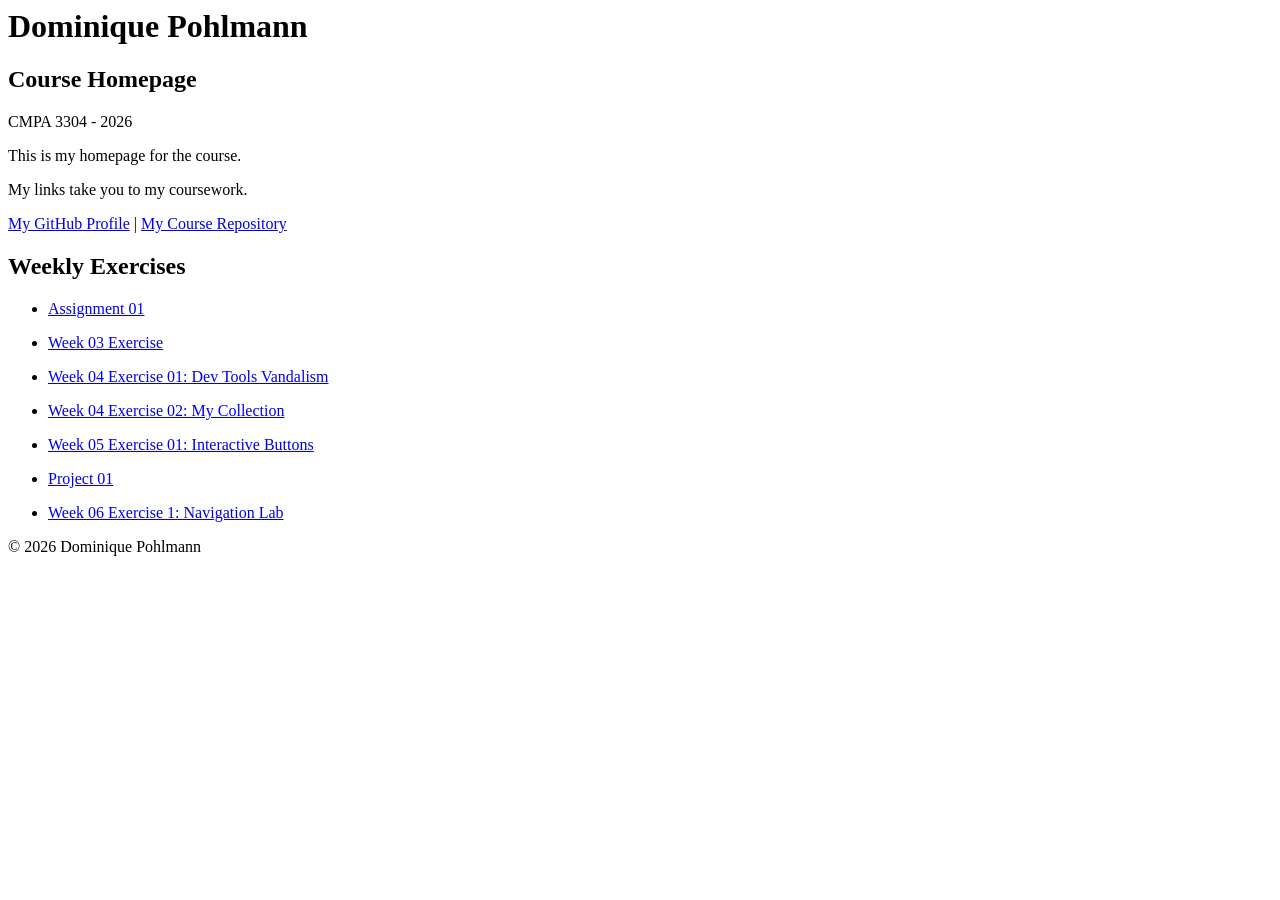
<file: index.html>
<html lang="en">
    <head>
        <meta charset="UTF-8" />
        <meta name="viewport" content="width=device-width, initial-scale=1.0" />
        <title>Dominique Pohlmann - Course Homepage</title>
    </head>

    <body>
        <header>
            <h1>Dominique Pohlmann</h1>
            <h2>Course Homepage</h2>
            <p>CMPA 3304 - 2026</p>
            <p>This is my homepage for the course.</p>
            <p>My links take you to my coursework.</p>
            <nav>
                <a href="https://github.com/dompohlmannc">My GitHub Profile</a>
                |
                <a href="https://github.com/dompohlmannc/Course-Portfolio.git">
                    My Course Repository
                </a>
            </nav>
        </header>

        <main>
            <section>
                <h2>Weekly Exercises</h2>
                <ul>
                    <li>
                        <a href="week-02-exercise/">Assignment 01</a>
                    </li>
                   
                </ul>
         

                <ul>
                    <li>
                        <a href="week-03-exercise-01/">
                            Week 03 Exercise
                        </a>
                  
                </ul>
        
                <ul>
                    <li>
                        <a href="week-04-exercise-01/">Week 04 Exercise 01: Dev Tools Vandalism</a>
                    </li>
                    
                </ul>
                <ul>
                    <li>
                        <a href="week-04-exercise-02/">Week 04 Exercise 02: My Collection</a>
                    </li>
                </ul>
                <ul>
                    <li>
                         <a href="week-05-exercise-01/">Week 05 Exercise 01: Interactive Buttons</a> 
                    </li>
                </ul>
                 <ul>
                    <li>
                        <a href="project-01/">Project 01</a>
                    </li>
                 </ul>
                 <ul>
                    <li>
                       <a href="./week-06-exercise-01/"> Week 06 Exercise 1: Navigation Lab</a>
                    </li>
                 </ul>
        <footer>
            <p>&copy; 2026 Dominique Pohlmann</p>
        </footer>
    </body>
</file>
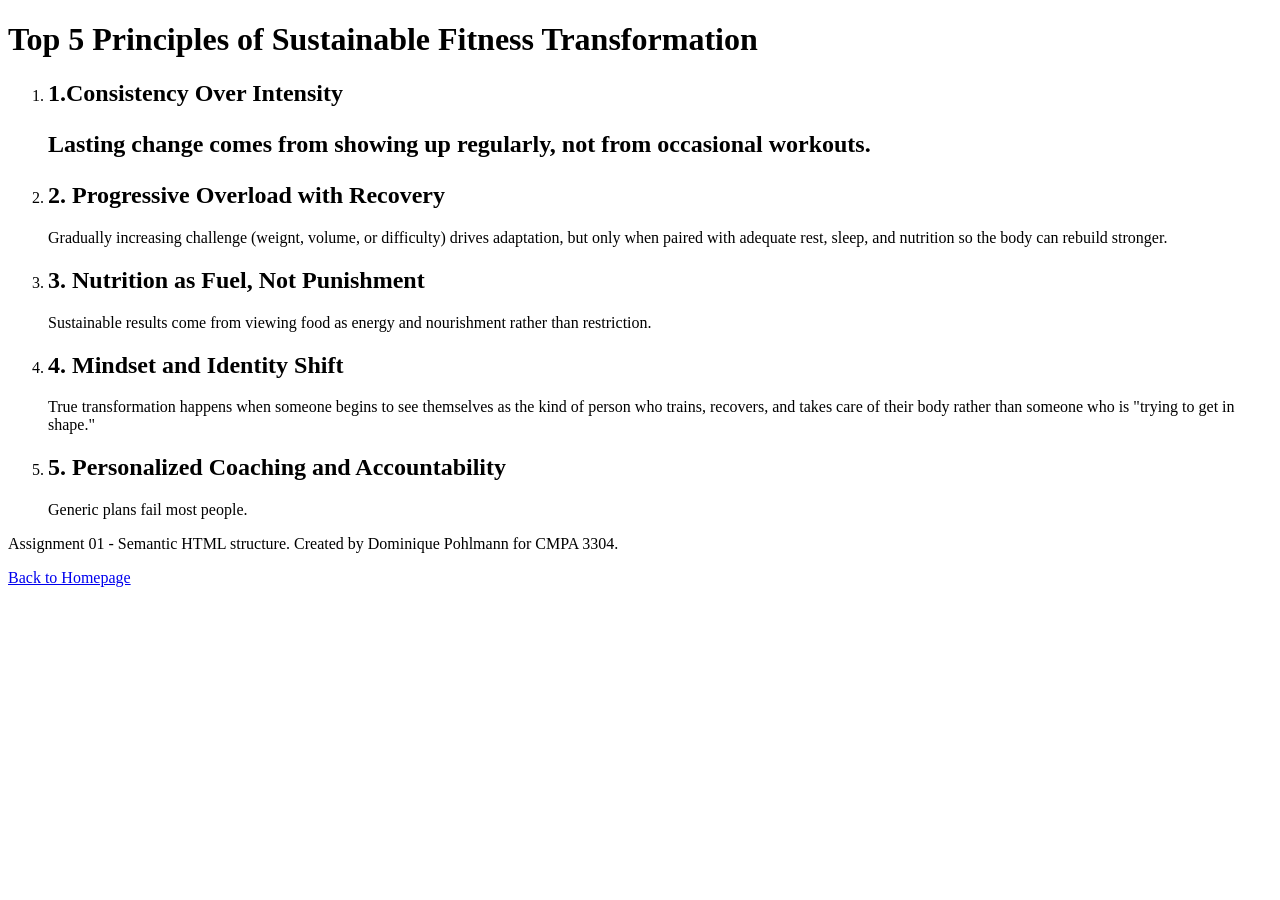
<file: assignment-01/index.html>
<!DOCTYPE html>
<html lang="en">
    <head>
        <meta charset="UTF-8" />
        <meta name="viewport" content="width=device-width, initial-scale=1.0" />
        <title>Assignment 01: Semantic HTML - Top 5 Fitness Transformation Principles</title>
    </head>
    <body>
        <header>
        <h1>Top 5 Principles of Sustainable Fitness Transformation</h1>
    </header>

    <main>
        <ol>
            <li>
                <h2>1.Consistency Over Intensity
                    <p> Lasting change comes from showing up regularly, not from occasional workouts.</p>
                </h2>
            </li>
            <li>
                <h2>2. Progressive Overload with Recovery</h2>
                <p> Gradually increasing challenge (weignt, volume, or difficulty) drives adaptation, but only when paired with adequate rest, sleep, and nutrition so the body can rebuild stronger.</p>
            </li>
            <li>
                <h2>3. Nutrition as Fuel, Not Punishment</h2>
                <p>Sustainable results come from viewing food as energy and nourishment rather than restriction.</p>
            </li>
            <li>
                <h2>4. Mindset and Identity Shift</h2>
                <p>True transformation happens when someone begins to see themselves as the kind of person who trains, recovers, and takes care of their body rather than someone who is "trying to get in shape."</p>
            </li>
            <li>
                <h2>5. Personalized Coaching and Accountability </h2>
                <p> Generic plans fail most people.</p>
            </li>
        </ol>
    </main>

    <footer>
        <p> Assignment 01 - Semantic HTML structure. Created by Dominique Pohlmann for CMPA 3304.</p>
    </footer>

        <a href="../index.html">Back to Homepage</a>

    </body>
</html>
</file>
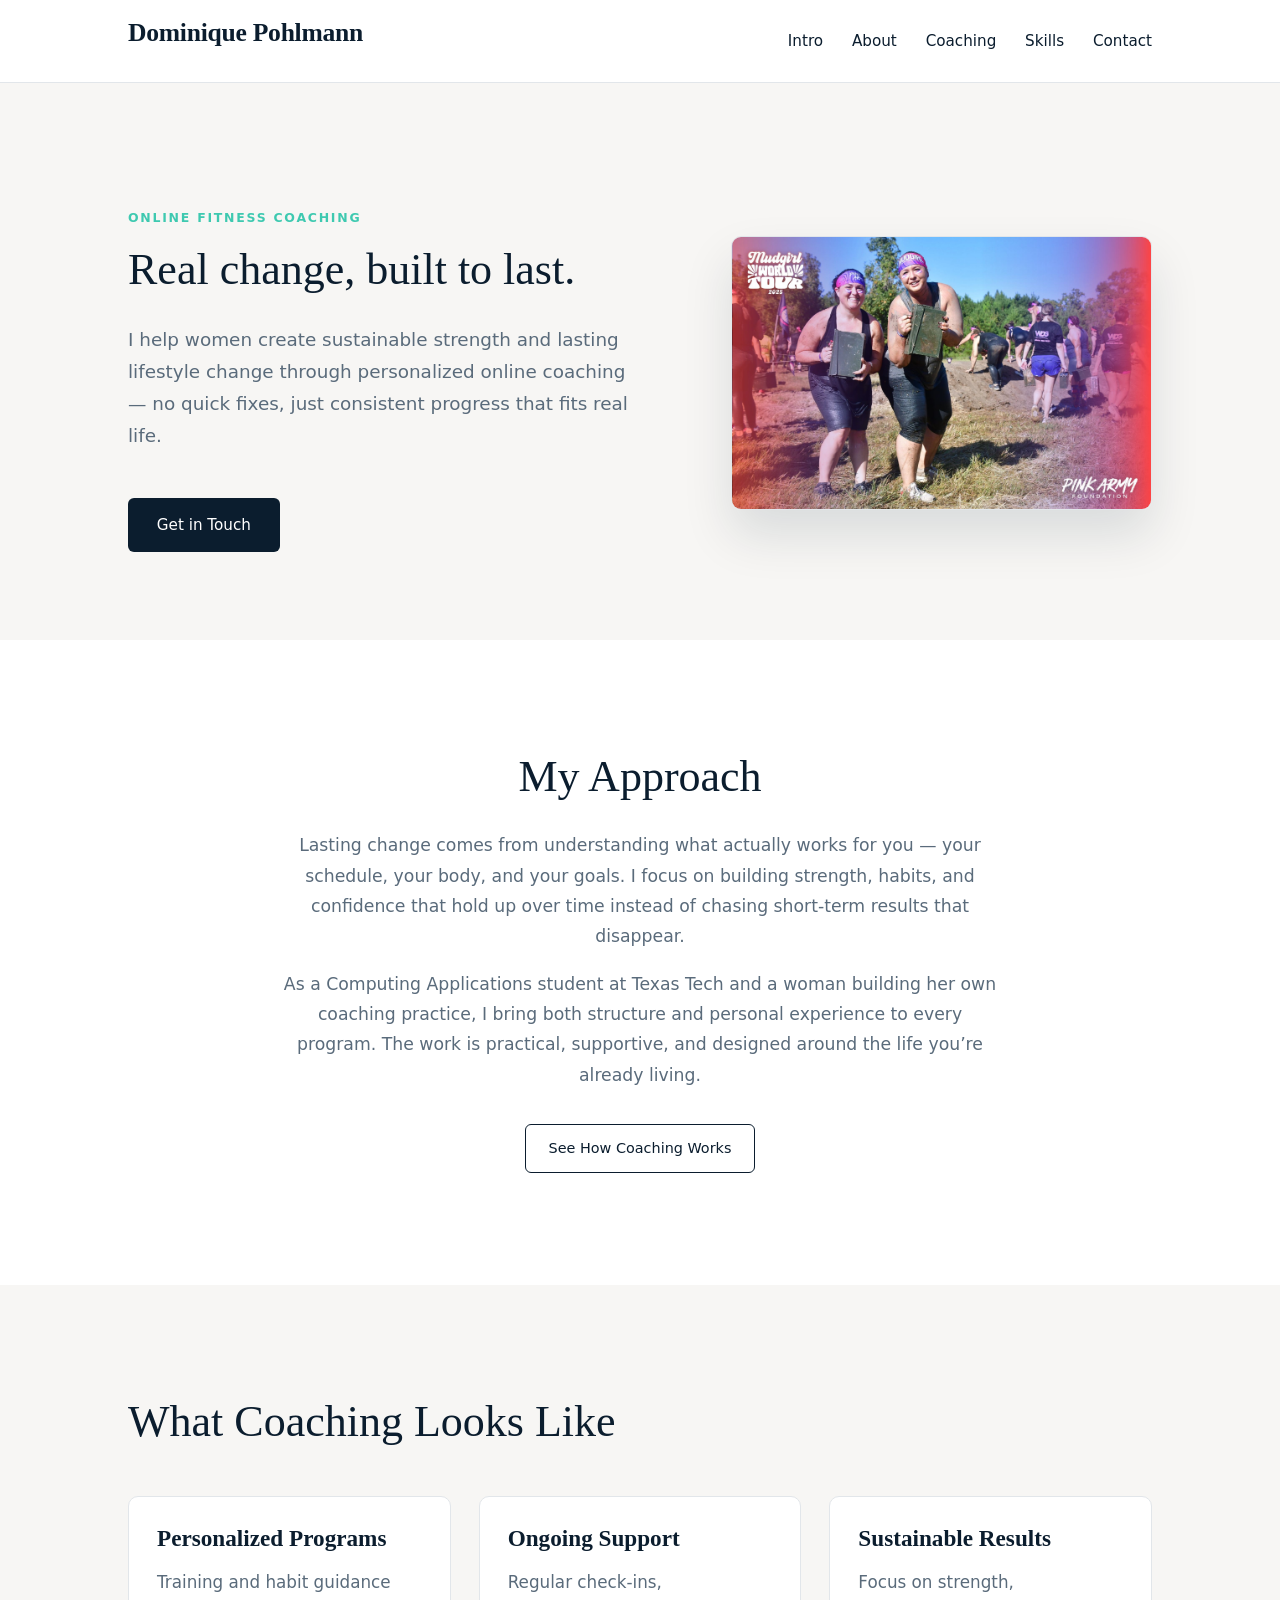
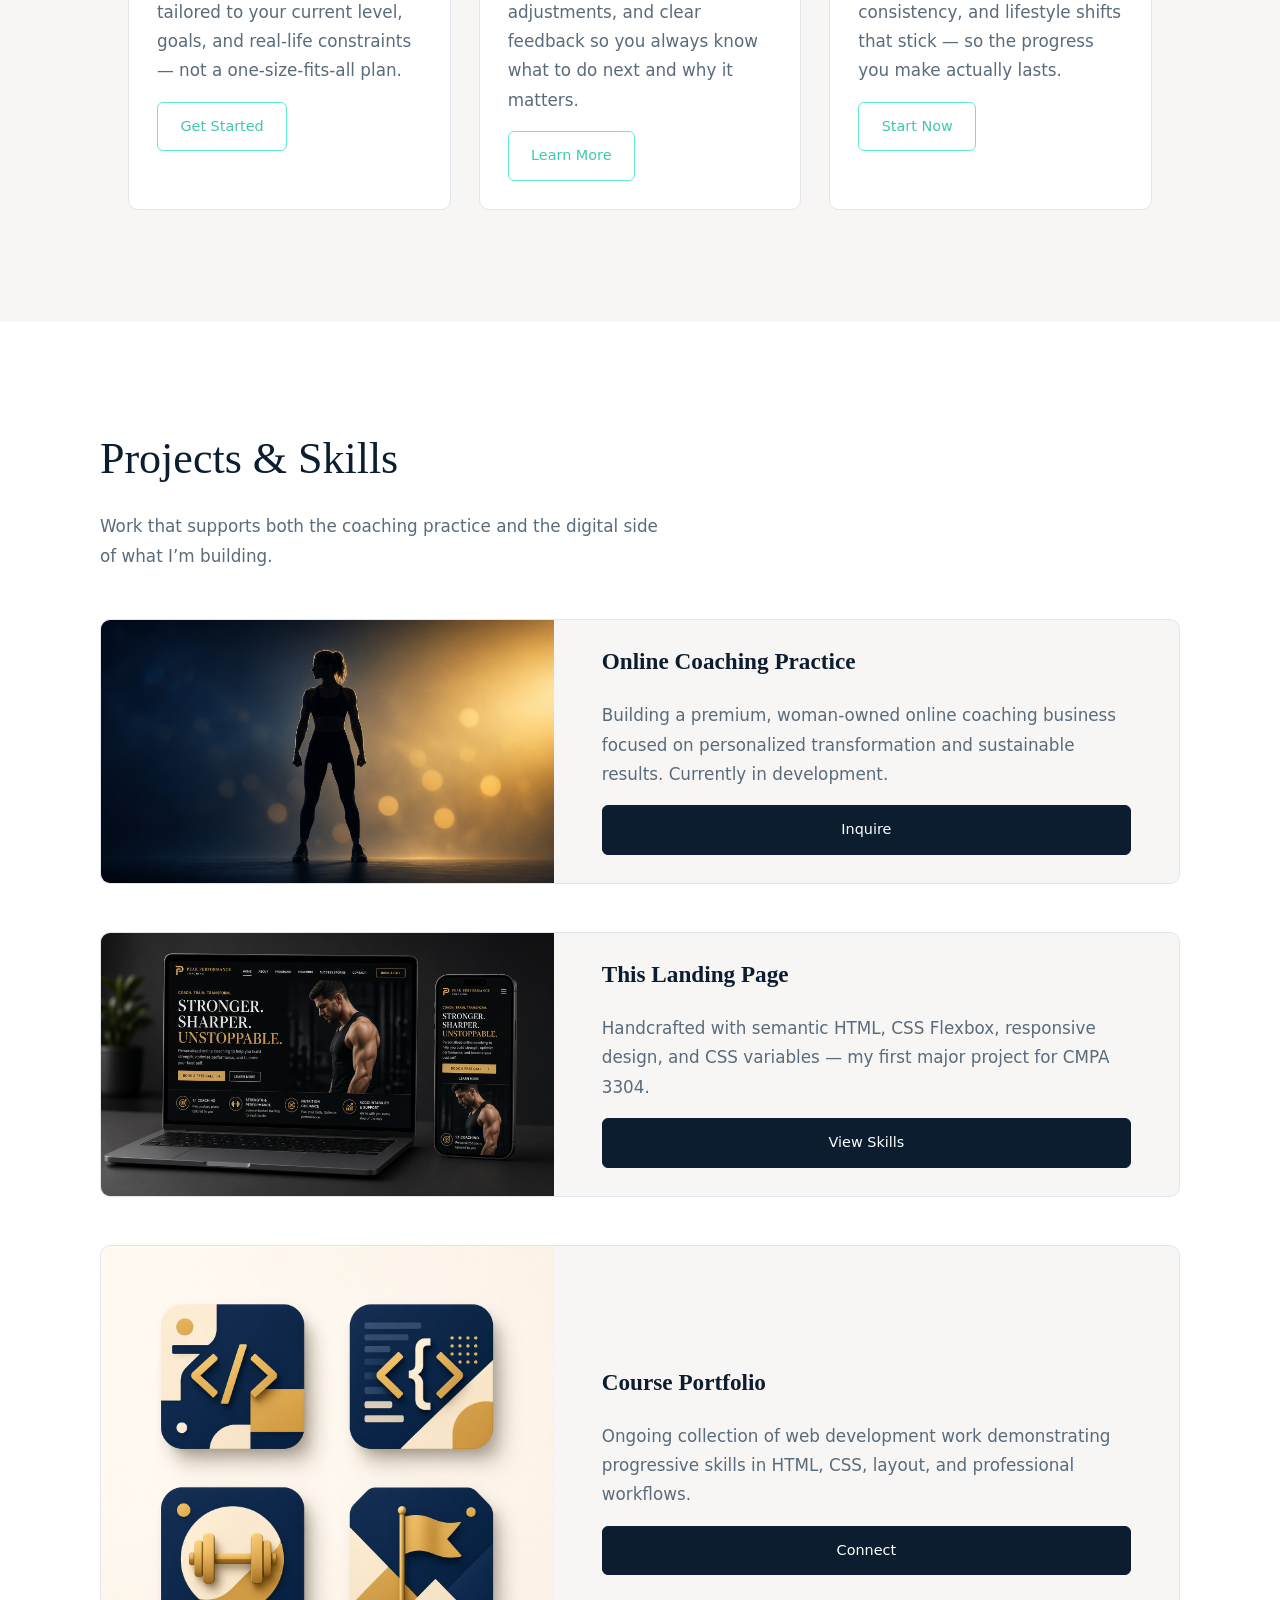
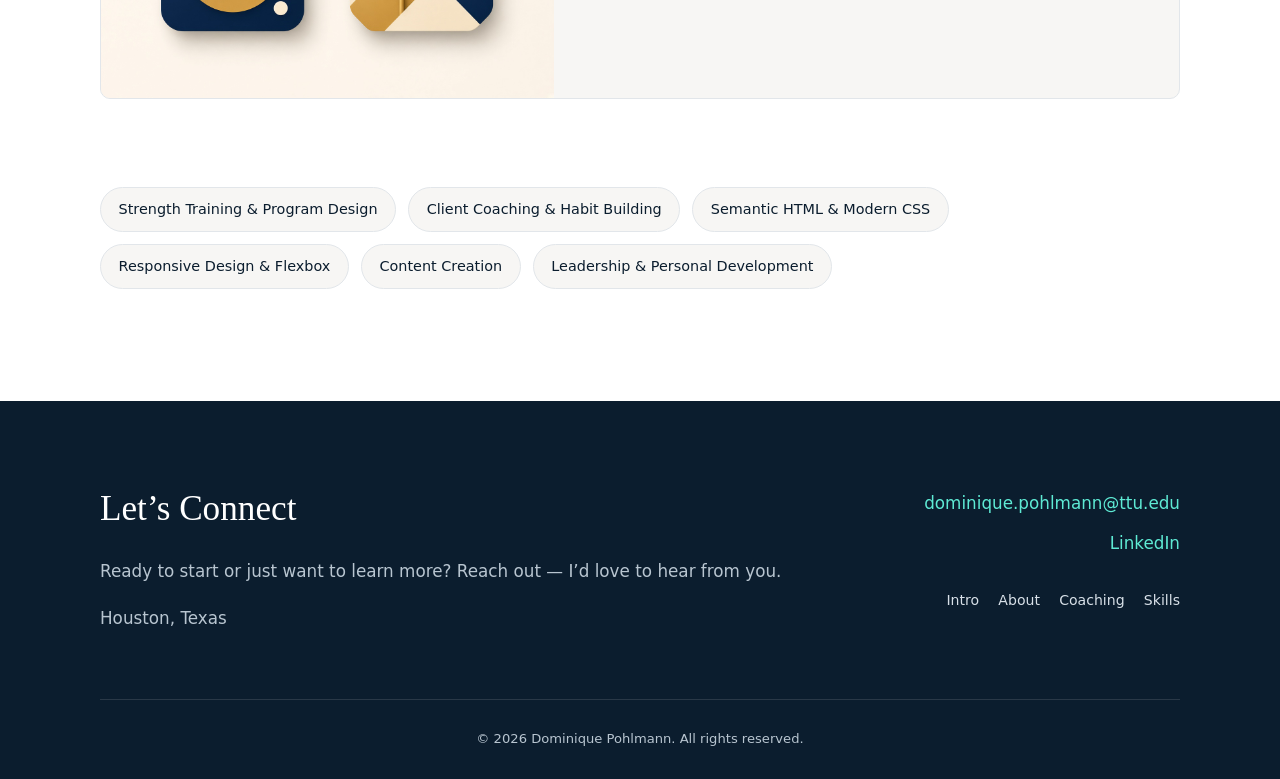
<file: project-01/index.html>
<!DOCTYPE html>
<html lang="en">
<head>
    <meta charset="UTF-8">
    <meta name="viewport" 
    content="width=device-width, initial-scale=1.0">
    <title> Dominique Pohlmann | Online Fitness Coach</title>
    <link rel="stylesheet" href="style.css">
</head>
<body>
    <header class="site-header">
     <div class="header-inner">
        <h1>Dominique Pohlmann</h1>
         <nav aria-label="Main navigation">
            <ul>
          <li><a href="#intro">Intro</a></li>
          <li><a href="#about">About</a></li>
          <li><a href="#coaching">Coaching</a></li>
          <li><a href="#skills">Skills</a></li>
          <li><a href="#contact">Contact</a></li>      
            </ul>
         </nav>
     </div>
    </header>
     <main>
    <section id="intro" class="intro-section">
      <div class="intro-text">
        <p class="eyebrow">Online Fitness Coaching</p>
        <h2>Real change, built to last.</h2>
        <p class="lead">
          I help women create sustainable strength and lasting lifestyle change through personalized online coaching — no quick fixes, just consistent progress that fits real life.
        </p>
        <a href="#contact" class="cta-button">Get in Touch</a>
      </div>
      <div class="intro-image">
        <img src="portrait.jpg" alt="Dominique Pohlmann" width="560" height="700">
      </div>
    </section>
     <section id="about" class="about-section">
      <div class="section-inner">
        <h2>My Approach</h2>
        <p>
          Lasting change comes from understanding what actually works for you — your schedule, your body, and your goals. I focus on building strength, habits, and confidence that hold up over time instead of chasing short-term results that disappear.
        </p>
        <p>
          As a Computing Applications student at Texas Tech and a woman building her own coaching practice, I bring both structure and personal experience to every program. The work is practical, supportive, and designed around the life you’re already living.
        </p>
        <a href="#coaching" class="btn btn-secondary">See How Coaching Works</a>
      </div>
    </section>

<section id="coaching" class="coaching-section">
      <div class="section-inner">
        <h2>What Coaching Looks Like</h2>
        <div class="coaching-grid">
          <article class="coaching-card">
            <h3>Personalized Programs</h3>
            <p>Training and habit guidance tailored to your current level, goals, and real-life constraints — not a one-size-fits-all plan.</p>
            <a href="#contact" class="btn btn-outline">Get Started</a>
          </article>
          <article class="coaching-card">
            <h3>Ongoing Support</h3>
            <p>Regular check-ins, adjustments, and clear feedback so you always know what to do next and why it matters.</p>
            <a href="#contact" class="btn btn-outline">Learn More</a>
          </article>
          <article class="coaching-card">
            <h3>Sustainable Results</h3>
            <p>Focus on strength, consistency, and lifestyle shifts that stick — so the progress you make actually lasts.</p>
            <a href="#contact" class="btn btn-outline">Start Now</a>
          </article>
        </div>
      </div>
    </section>

     <section id="skills" class="skills-projects">
      <div class="section-inner">
        <h2>Projects & Skills</h2>
        <p class="section-intro">Work that supports both the coaching practice and the digital side of what I’m building.</p>

        <div class="projects-grid">
          <article class="project-card">
            <img src="fitness-project.jpg" alt="Fitness transformation coaching" width="600" height="380">
            <div class="project-content">
              <h3>Online Coaching Practice</h3>
              <p>Building a premium, woman-owned online coaching business focused on personalized transformation and sustainable results. Currently in development.</p>
              <a href="#contact" class="btn btn-primary">Inquire</a>
            </div>
          </article>
          <article class="project-card">
            <img src="website-project.jpg" alt="Personal website" width="600" height="380">
            <div class="project-content">
              <h3>This Landing Page</h3>
              <p>Handcrafted with semantic HTML, CSS Flexbox, responsive design, and CSS variables — my first major project for CMPA 3304.</p>
              <a href="#skills" class="btn btn-primary">View Skills</a>
            </div>
          </article>
          <article class="project-card">
            <img src="skills-visual.jpg" alt="Skills and development work" width="600" height="380">
            <div class="project-content">
              <h3>Course Portfolio</h3>
              <p>Ongoing collection of web development work demonstrating progressive skills in HTML, CSS, layout, and professional workflows.</p>
              <a href="#contact" class="btn btn-primary">Connect</a>
            </div>
          </article>
        </div>

        <div class="skills-list">
          <div class="skill-item">Strength Training & Program Design</div>
          <div class="skill-item">Client Coaching & Habit Building</div>
          <div class="skill-item">Semantic HTML & Modern CSS</div>
          <div class="skill-item">Responsive Design & Flexbox</div>
          <div class="skill-item">Content Creation</div>
          <div class="skill-item">Leadership & Personal Development</div>
        </div>
      </div>
    </section>
    </main>

     <footer id="contact" class="site-footer">
    <div class="footer-inner">
      <div class="footer-text">
        <h2>Let’s Connect</h2>
        <p>Ready to start or just want to learn more? Reach out — I’d love to hear from you.</p>
        <p class="location">Houston, Texas</p>
      </div>
      <div class="footer-links">
        <a href="mailto:dominique.pohlmann@ttu.edu" class="contact-link">dominique.pohlmann@ttu.edu</a>
        <a href="https://www.linkedin.com/in/dominique-pohlmann" class="contact-link" target="_blank" rel="noopener">LinkedIn</a>
        <nav aria-label="Footer navigation">
          <ul>
            <li><a href="#intro">Intro</a></li>
            <li><a href="#about">About</a></li>
            <li><a href="#coaching">Coaching</a></li>
            <li><a href="#skills">Skills</a></li>
          </ul>
        </nav>
      </div>
    </div>
    <p class="copyright">© 2026 Dominique Pohlmann. All rights reserved.</p>
  </footer>
</body>    
</html>
</file>
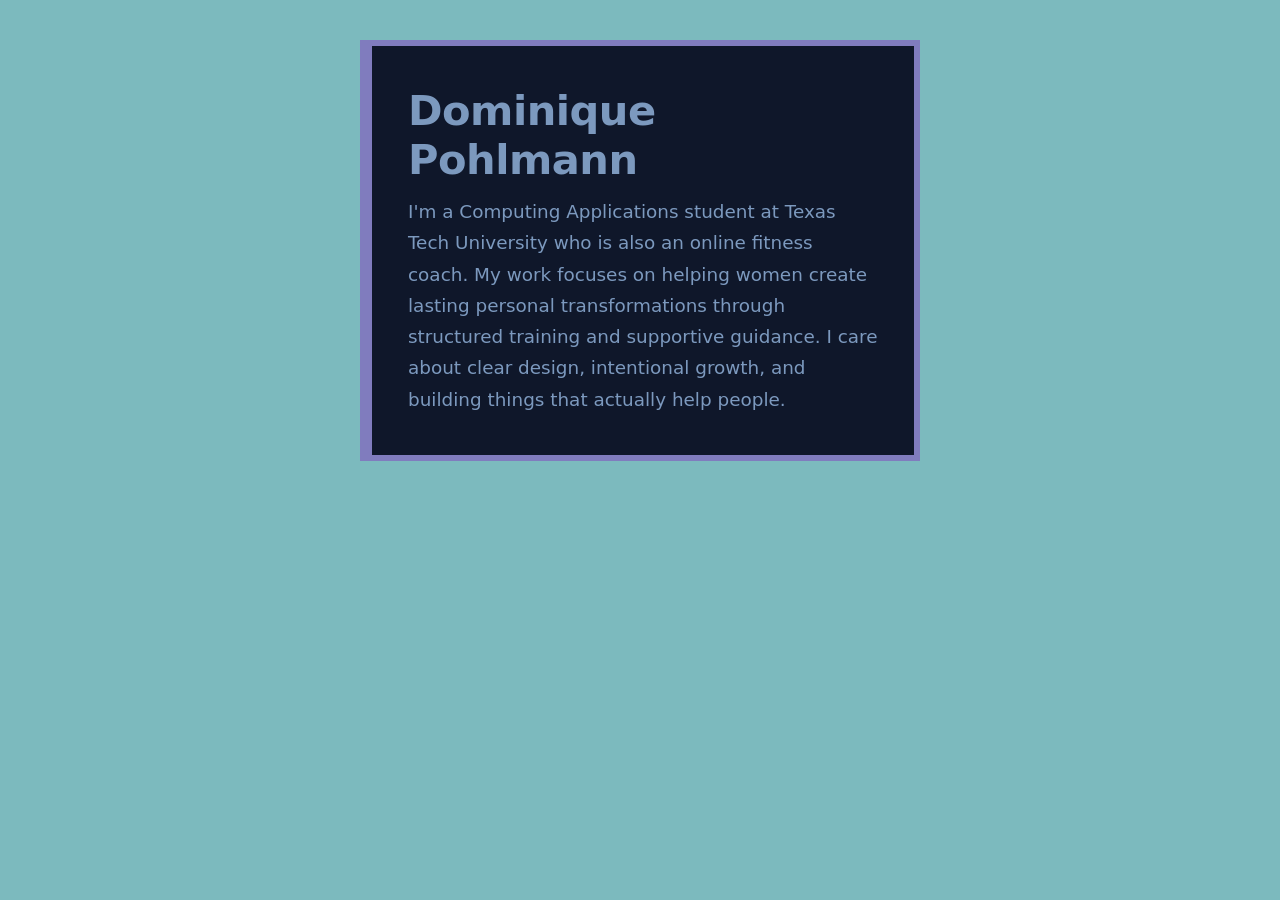
<file: week-03-exercise-01/index.html>
<!DOCTYPE html>
<html lang="en">
<head>
    <meta charset="UTF-8">
    <meta name="viewport" content="width=device-width, initial-scale=1.0">
    <title>Dominique Pohlmann</title>
    <link rel="stylesheet" href="stylev2.css">
</head>
<body>
    <div class="card">
        <h1>Dominique Pohlmann</h1>
        <p>I'm a Computing Applications student at Texas Tech University who is also an online fitness coach. My work focuses on helping women create lasting personal transformations through structured training and supportive guidance. I care about clear design, intentional growth, and building things that actually help people.</p>
    </div>
</body>
</html>
</file>
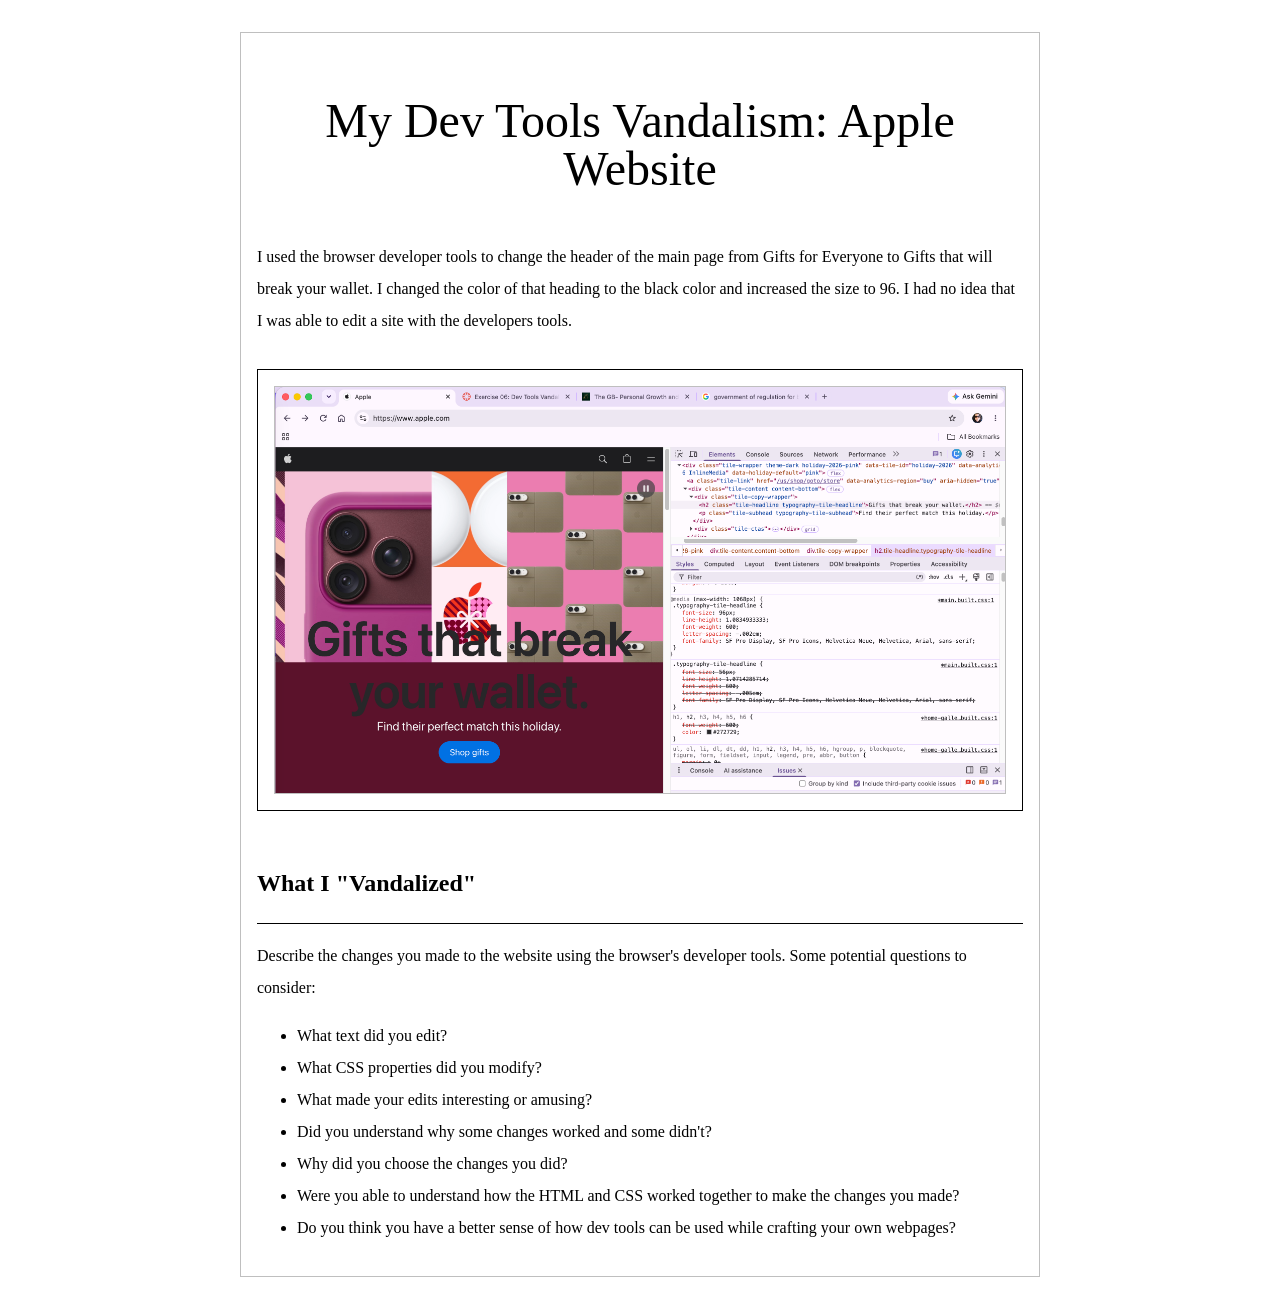
<file: week-04-exercise-01/index.html>
<!DOCTYPE html>
<html lang="en">

<head>
    <meta charset="UTF-8" />
    <meta name="viewport" content="width=device-width, initial-scale=1.0" />
    <title>Week 04 Exercise 01 - My Dev Tools Vandalism</title>
    <link rel="stylesheet" href="./style.css" />
</head>

<body>
    <main>
        <h1>My Dev Tools Vandalism: Apple Website</h1>
        <p>
            I used the browser developer tools to change the header of the main page from Gifts for Everyone to Gifts that will break your wallet. I changed the color of that heading to the black color and increased the size to 96. I had no idea that I was able to edit a site with the developers tools. 
        </p>
        <div class="screenshot-container">
            <!-- 
                IMPORTANT: Update the src attribute below to match your screenshot filename.
                Example: If your screenshot is named "apple-dot-com-but-with-papyrus-font.png", change the line to:
                src="./apple-dot-com-but-with-papyrus-font.png"
            -->
            <img src="devtools-vandalism-screenshot.png" alt="Screenshot of the webpage I vandalized" />
        </div>
        <h2>What I "Vandalized"</h2>
        <p>
            Describe the changes you made to the website using the browser's developer tools. Some potential questions
            to consider:
        <ul>
            <li>What text did you edit?</li>
            <li>What CSS properties did you modify?</li>
            <li>What made your edits interesting or amusing?</li>
            <li>Did you understand why some changes worked and some didn't?</li>
            <li>Why did you choose the changes you did?</li>
            <li>Were you able to understand how the HTML and CSS worked together to make the changes you made?</li>
            <li>Do you think you have a better sense of how dev tools can be used while crafting your own webpages?</li>
        </ul>
        </p>
    </main>
</body>

</html>
</file>
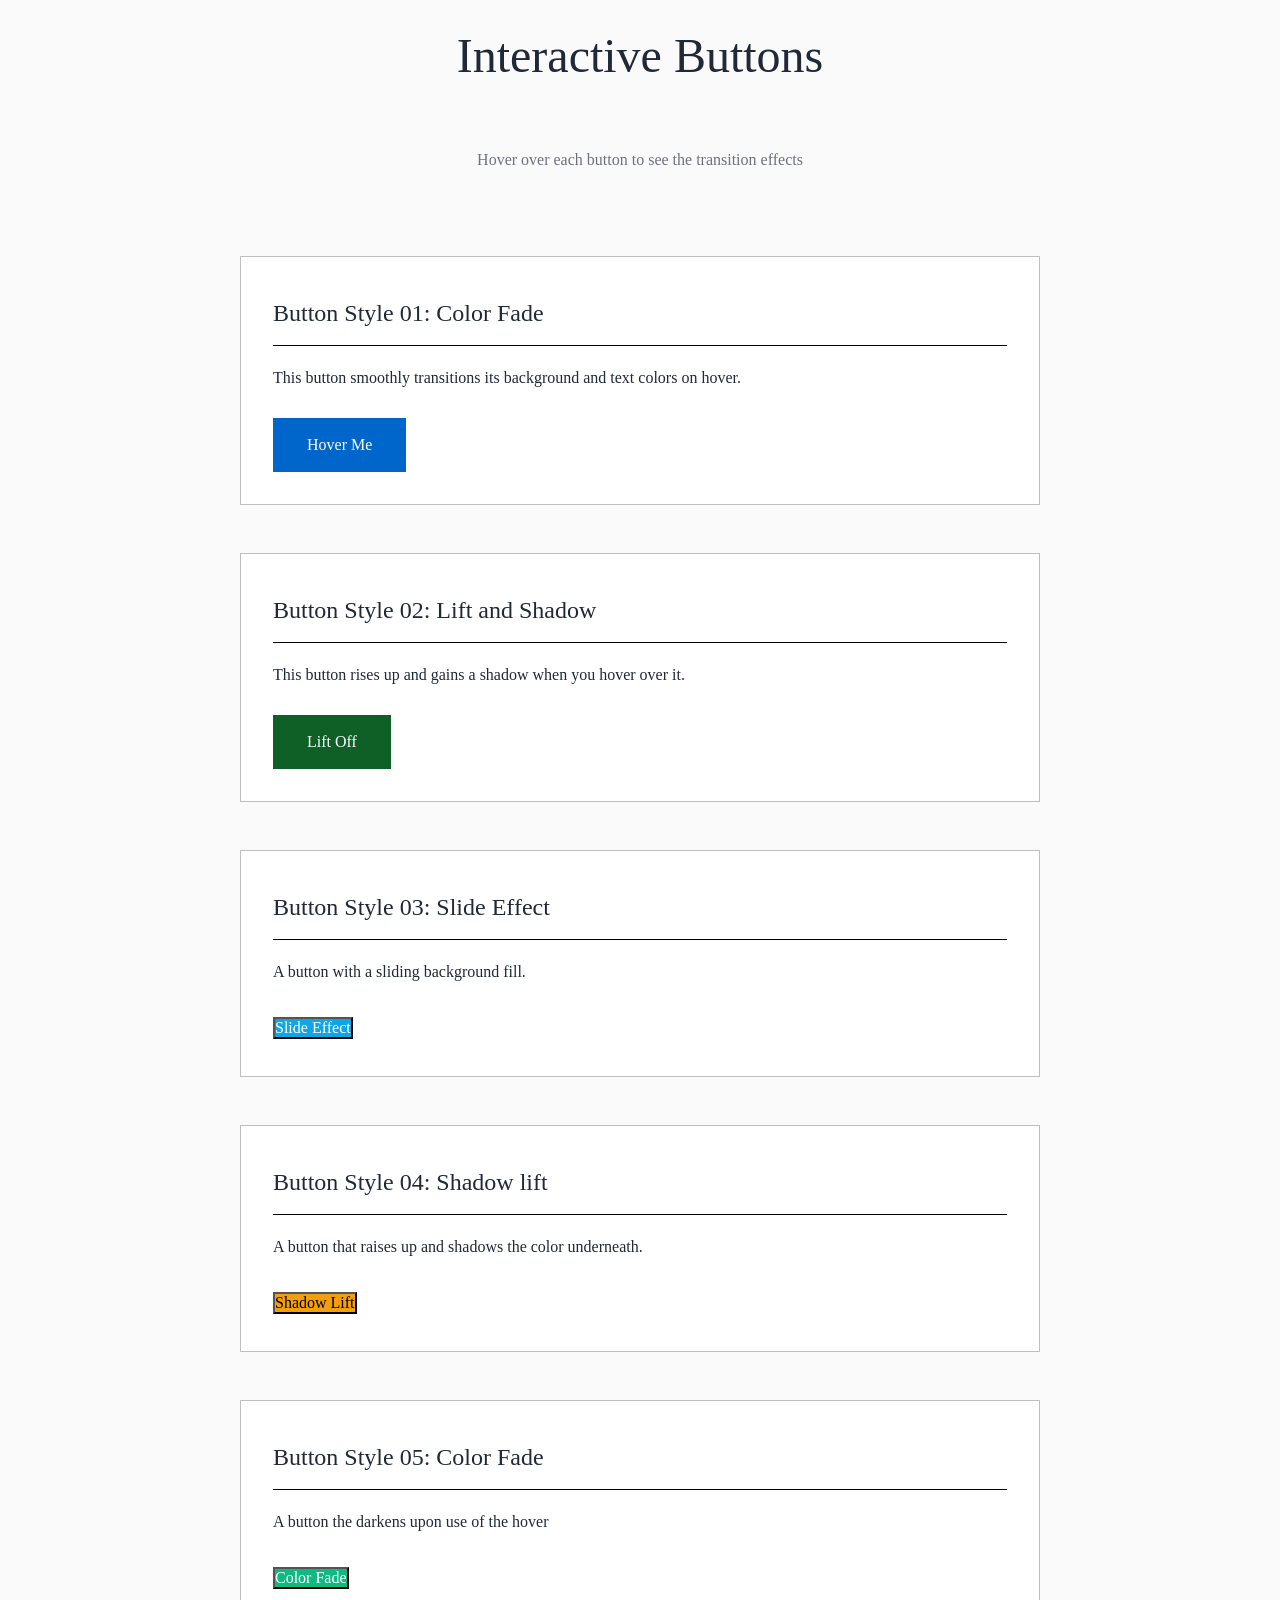
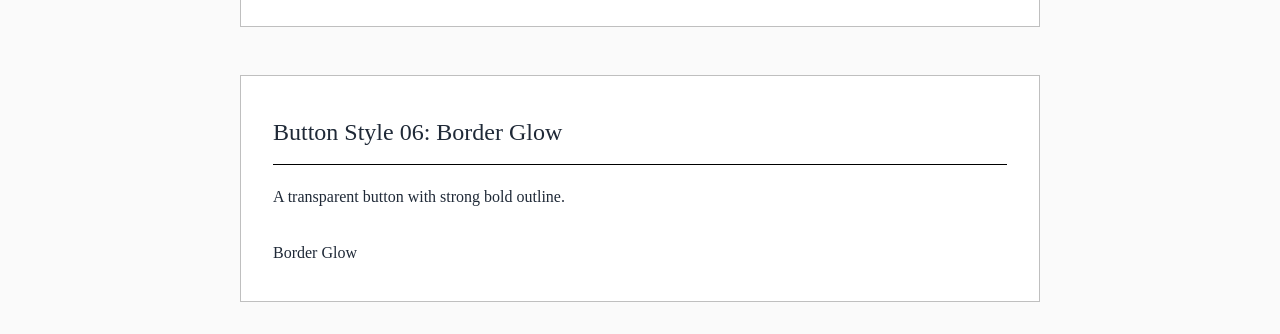
<file: week-05-exercise-01/index.html>
<!DOCTYPE html>
<html lang="en">

<head>
    <meta charset="UTF-8">
    <meta name="viewport" content="width=device-width, initial-scale=1.0">
    <title>Exercises Week 05 Exercise 01: Interactive Buttons</title>
    <link rel="stylesheet" href="./style.css">
</head>

<body>
    <div class="container">
        <h1>Interactive Buttons</h1>
        <p class="subtitle">Hover over each button to see the transition effects</p>

        <section class="button-section">
            <h2>Button Style 01: Color Fade</h2>
            <p>This button smoothly transitions its background and text colors on hover.</p>
            <button class="button-01">Hover Me</button>
        </section>


        <section class="button-section">
            <h2>Button Style 02: Lift and Shadow</h2>
            <p>This button rises up and gains a shadow when you hover over it.</p>
            <button class="button-02">Lift Off</button>
        </section>

        <section class="button-section">
            <h2>Button Style 03: Slide Effect</h2>
            <p>A button with a sliding background fill.</p>
            <button class="button-03">Slide Effect</button>
        </section>

        <section class="button-section">
            <h2>Button Style 04: Shadow lift </h2>
            <p>A button that raises up and shadows the color underneath.</p>
            <button class="button-04">Shadow Lift</button>
        </section>

        <section class="button-section">
            <h2>Button Style 05: Color Fade</h2>
            <p>A button the darkens upon use of the hover</p>
            <button class="button-05">Color Fade</button>
        </section>

        <section class="button-section">
            <h2>Button Style 06: Border Glow</h2>
            <p>A transparent button with strong bold outline.</p>
            <button class="button-06">Border Glow</button>
        </section>
    </div>
</body>

</html>
</file>
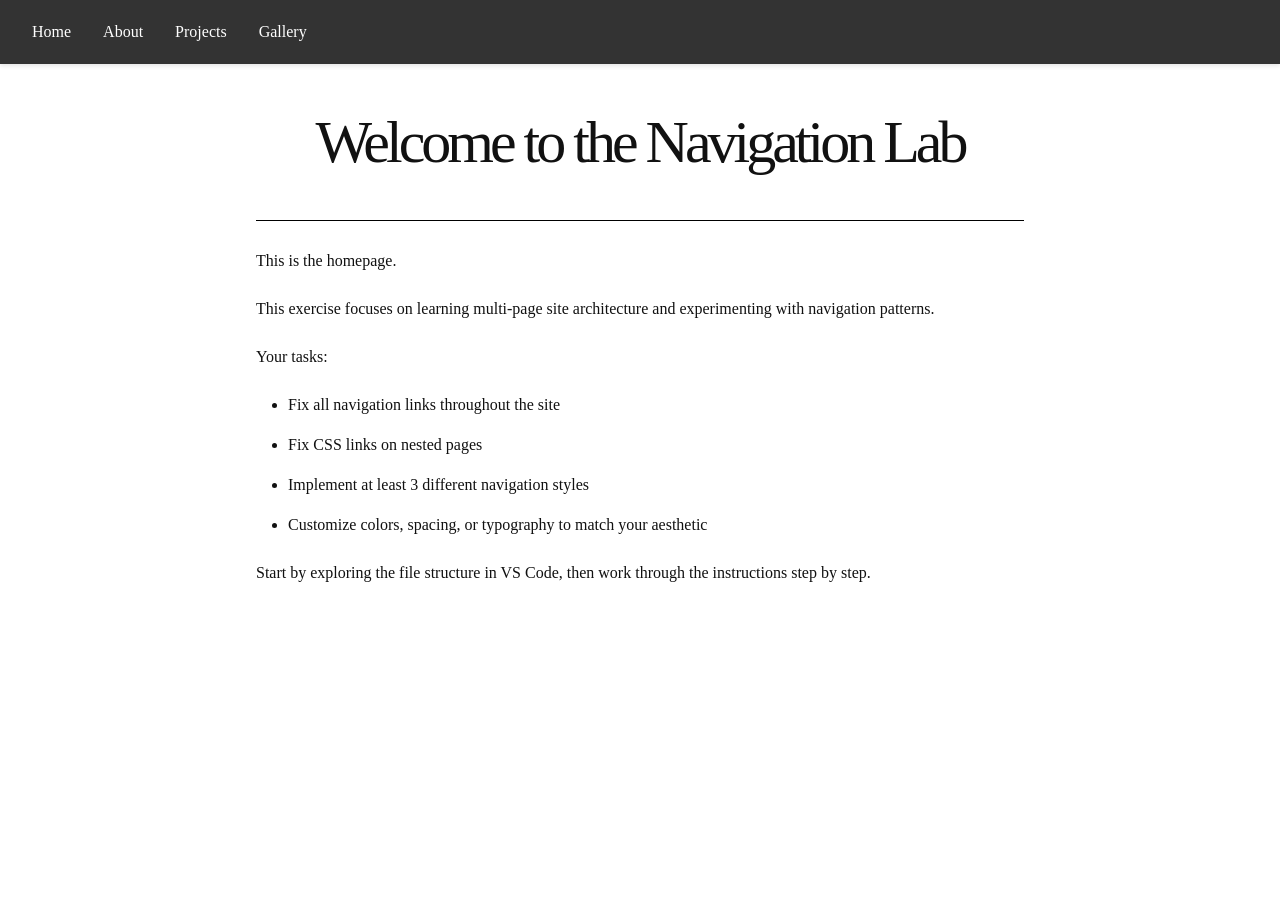
<file: week-06-exercise-01/index.html>
<!DOCTYPE html>
<html lang="en">

<head>
  <meta charset="UTF-8">
  <meta name="viewport" content="width=device-width, initial-scale=1.0">
  <title>Navigation Lab - Home</title>
  <link rel="stylesheet" href="css/style.css">
</head>

<body>

  <nav class="nav-horizontal">
    <ul>
      <li><a href="index.html">Home</a></li>
      <li><a href="about.html">About</a></li>
      <li><a href="projects/index.html">Projects</a></li>
      <li><a href="gallery/index.html">Gallery</a></li>
    </ul>
  </nav>

  <main>
    <h1>Welcome to the Navigation Lab</h1>

    <p>This is the homepage.</p>
    <p>This exercise focuses on learning multi-page site architecture and experimenting with navigation patterns.</p>

    <p>Your tasks:</p>
    <ul>
      <li>Fix all navigation links throughout the site</li>
      <li>Fix CSS links on nested pages</li>
      <li>Implement at least 3 different navigation styles</li>
      <li>Customize colors, spacing, or typography to match your aesthetic</li>
    </ul>

    <p>Start by exploring the file structure in VS Code, then work through the instructions step by step.</p>
  </main>

</body>

</html>
</file>
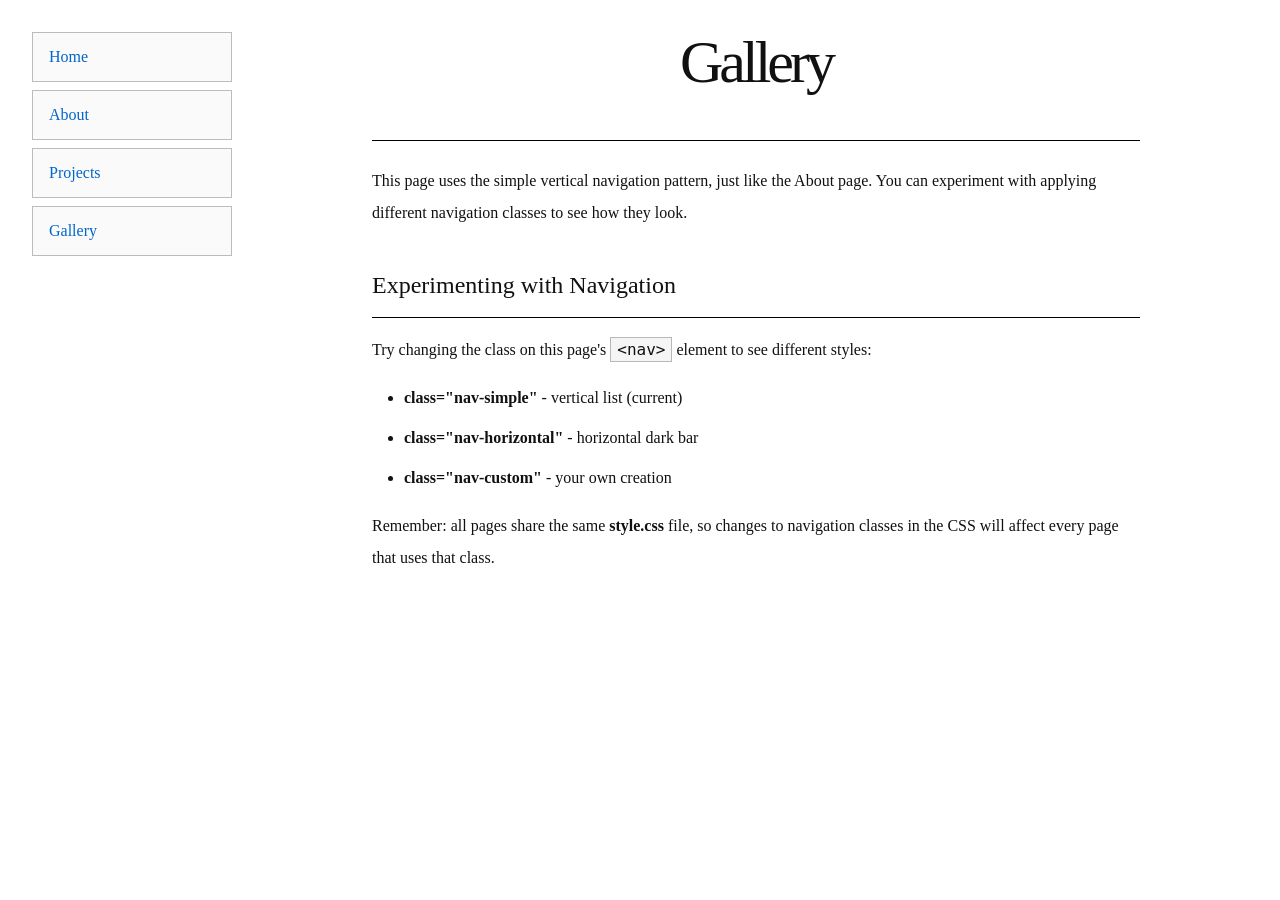
<file: week-06-exercise-01/gallery/index.html>
<!DOCTYPE html>
<html lang="en">

<head>
  <meta charset="UTF-8">
  <meta name="viewport" content="width=device-width, initial-scale=1.0">
  <title>Navigation Lab - Gallery</title>
  <link rel="stylesheet" href="../css/style.css">
</head>

<body>

  <nav class="nav-simple"
  justify-content: center;
  >
    <ul>
      <li><a href="../index.html">Home</a></li>
      <li><a href="../about.html">About</a></li>
      <li><a href="index.html">Projects</a></li>
      <li><a href="../gallery/index.html">Gallery</a></li>
    </ul>
  </nav>

  <main>
    <h1>Gallery</h1>

    <p>This page uses the simple vertical navigation pattern, just like the About page. You can experiment with applying
      different navigation classes to see how they look.</p>

    <h2>Experimenting with Navigation</h2>

    <p>Try changing the class on this page's <code>&lt;nav&gt;</code> element to see different styles:</p>

    <ul>
      <li><strong>class="nav-simple"</strong> - vertical list (current)</li>
      <li><strong>class="nav-horizontal"</strong> - horizontal dark bar</li>
      <li><strong>class="nav-custom"</strong> - your own creation</li>
    </ul>

    <p>Remember: all pages share the same <strong>style.css</strong> file, so changes to navigation classes in the CSS
      will affect every page that uses that class.</p>
  </main>

</body>

</html>
</file>
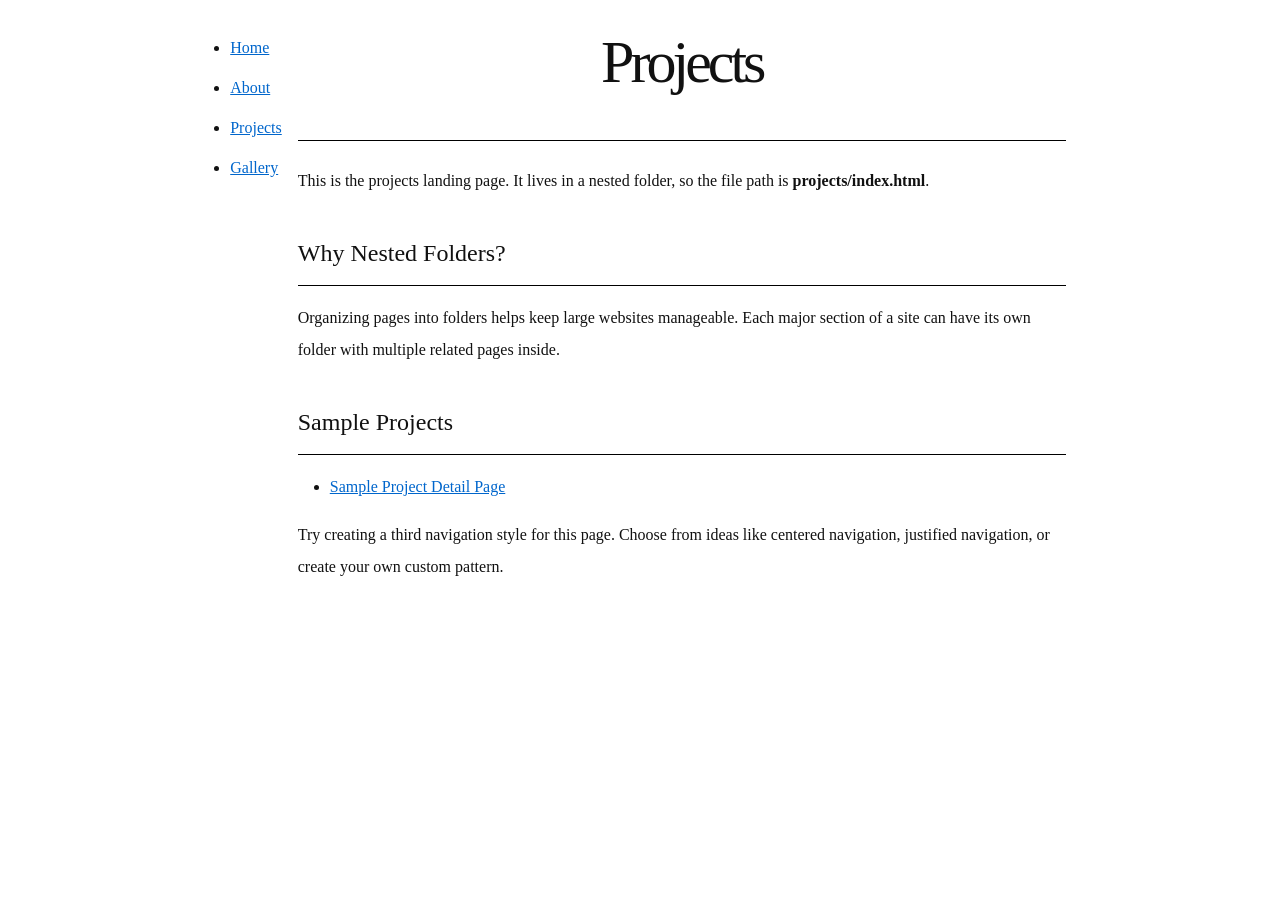
<file: week-06-exercise-01/projects/index.html>
<!DOCTYPE html>
<html lang="en">

<head>
  <meta charset="UTF-8">
  <meta name="viewport" content="width=device-width, initial-scale=1.0">
  <title>Navigation Lab - Projects</title>
  <link rel="stylesheet" href="../css/style.css">
</head>

<body>

  <nav class="nav-centered">
    <ul>
      <li><a href="../index.html">Home</a></li>
      <li><a href="../about.html">About</a></li>
      <li><a href="index.html">Projects</a></li>
      <li><a href="../gallery/index.html" >Gallery</a></li>
    </ul>
  </nav>

  <main>
    <h1>Projects</h1>

    <p>This is the projects landing page. It lives in a nested folder, so the file path is
      <strong>projects/index.html</strong>.
    </p>

    <h2>Why Nested Folders?</h2>

    <p>Organizing pages into folders helps keep large websites manageable. Each major section of a site can have its own
      folder with multiple related pages inside.</p>

    <h2>Sample Projects</h2>

    <ul>
      <li><a href="project-detail.html">Sample Project Detail Page</a></li>
    </ul>

    <p>Try creating a third navigation style for this page. Choose from ideas like centered navigation, justified
      navigation, or create your own custom pattern.</p>
  </main>

</body>

</html>
</file>
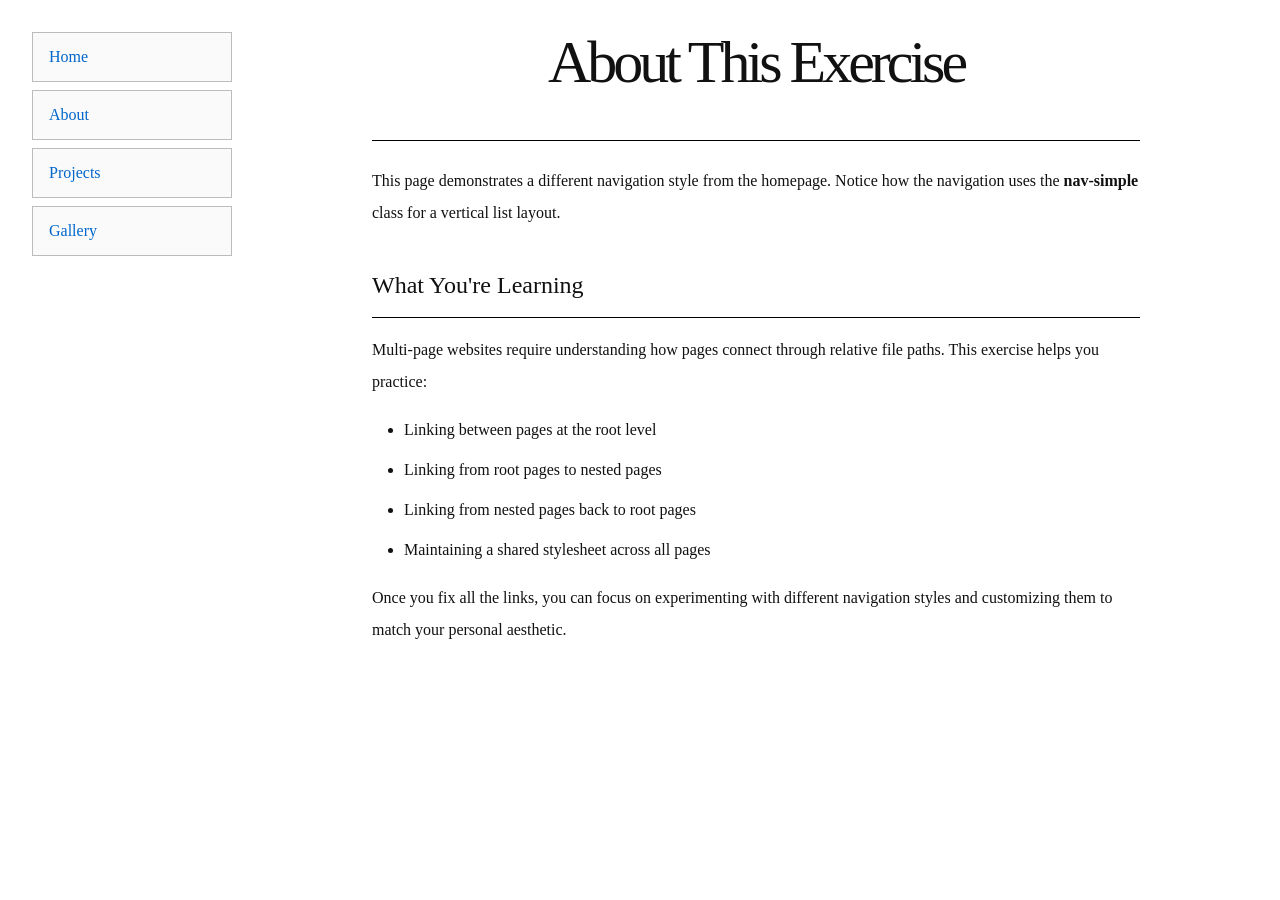
<file: week-06-exercise-01/about.html>
<!DOCTYPE html>
<html lang="en">

<head>
  <meta charset="UTF-8">
  <meta name="viewport" content="width=device-width, initial-scale=1.0">
  <title>Navigation Lab - About</title>
  <link rel="stylesheet" href="css/style.css">
</head>

<body>

  <nav class="nav-simple">
    <ul>
      <li><a href="index.html">Home</a></li>
      <li><a href="about.html">About</a></li>
      <li><a href="projects/index.html">Projects</a></li>
      <li><a href="gallery/index.html">Gallery</a></li>
    </ul>
  </nav>

  <main>
    <h1>About This Exercise</h1>

    <p>This page demonstrates a different navigation style from the homepage. Notice how the navigation uses the
      <strong>nav-simple</strong> class for a vertical list layout.
    </p>

    <h2>What You're Learning</h2>

    <p>Multi-page websites require understanding how pages connect through relative file paths. This exercise helps you
      practice:</p>

    <ul>
      <li>Linking between pages at the root level</li>
      <li>Linking from root pages to nested pages</li>
      <li>Linking from nested pages back to root pages</li>
      <li>Maintaining a shared stylesheet across all pages</li>
    </ul>

    <p>Once you fix all the links, you can focus on experimenting with different navigation styles and customizing them
      to match your personal aesthetic.</p>
  </main>

</body>

</html>
</file>
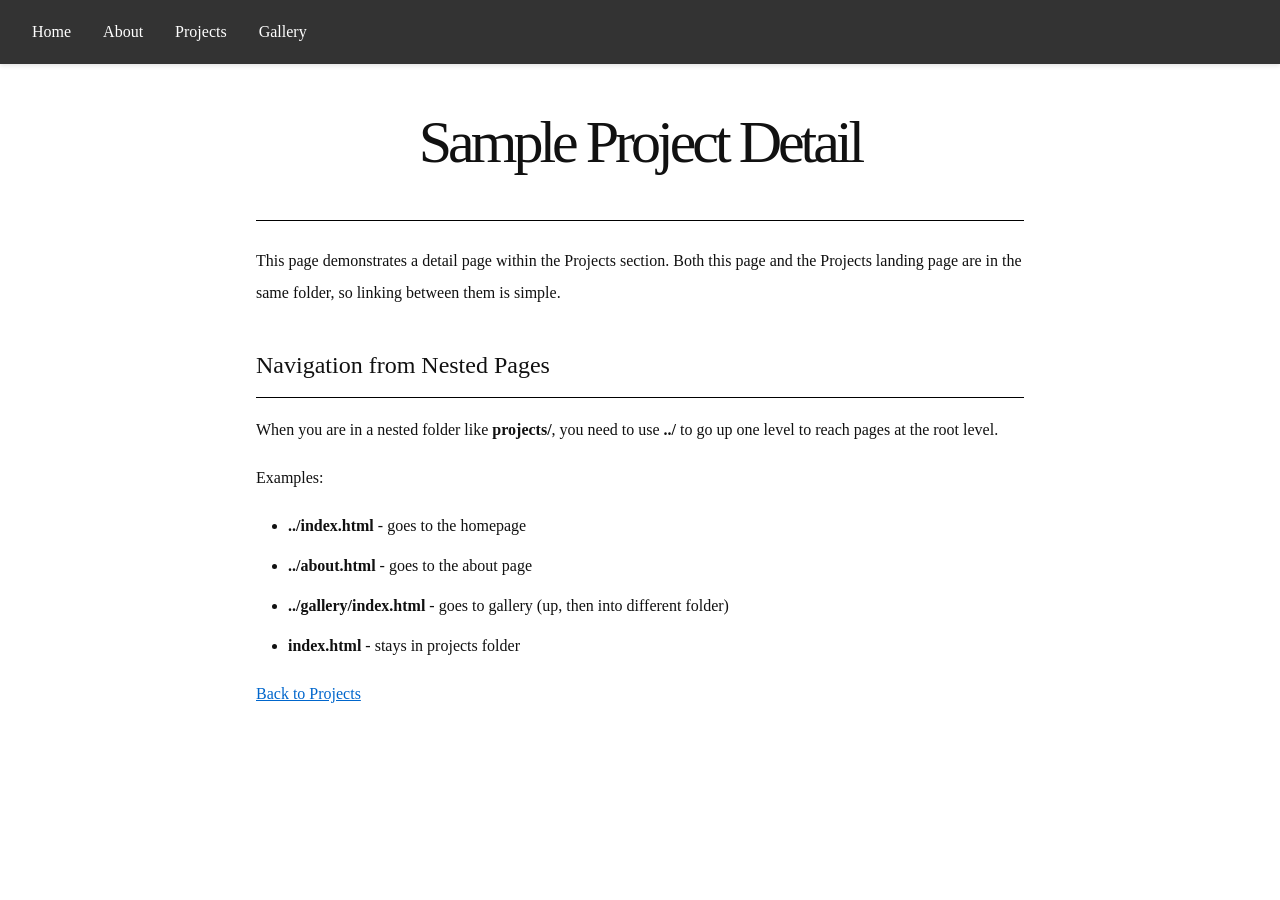
<file: week-06-exercise-01/projects/project-detail.html>
<!DOCTYPE html>
<html lang="en">

<head>
  <meta charset="UTF-8">
  <meta name="viewport" content="width=device-width, initial-scale=1.0">
  <title>Navigation Lab - Project Detail</title>
  <link rel="stylesheet" href="../css/style.css">
</head>

<body>

  <nav class="nav-horizontal">
    <ul>
      <li><a href="../index.html">Home</a></li>
      <li><a href="../about.html">About</a></li>
      <li><a href="index.html">Projects</a></li>
      <li><a href="../gallery/index.html">Gallery</a></li>
    </ul>
  </nav>

  <main>
    <h1>Sample Project Detail</h1>

    <p>This page demonstrates a detail page within the Projects section. Both this page and the Projects landing page
      are in the same folder, so linking between them is simple.</p>

    <h2>Navigation from Nested Pages</h2>

    <p>When you are in a nested folder like <strong>projects/</strong>, you need to use <strong>../</strong> to go up
      one level to reach pages at the root level.</p>

    <p>Examples:</p>
    <ul>
      <li><strong>../index.html</strong> - goes to the homepage</li>
      <li><strong>../about.html</strong> - goes to the about page</li>
      <li><strong>../gallery/index.html</strong> - goes to gallery (up, then into different folder)</li>
      <li><strong>index.html</strong> - stays in projects folder</li>
    </ul>

    <p><a href="index.html">Back to Projects</a></p>
  </main>

</body>

</html>
</file>
<file: project-01/style.css>
:root {
  --color-navy: #0b1d2e;
  --color-navy-light: #132a40;
  --color-teal: #5eead4;
  --color-teal-soft: #7dd3c7;
  --color-teal-hover: #3ec9b0;
  --color-bg: #f7f6f4;
  --color-bg-white: #ffffff;
  --color-text: #1c2834;
  --color-text-muted: #5a6b7b;
  --color-border: #e2e6ea;
  --font-heading: "Cormorant Garamond", Georgia, serif;
  --font-body: "Outfit", system-ui, sans-serif;
  --space-sm: 1rem;
  --space-md: 1.75rem;
  --space-lg: 3rem;
  --space-xl: 5.5rem;
  --space-2xl: 7rem;
  --radius: 10px;
  --transition: 0.3s ease;
  --max-width: 1080px;
}

*,
*::before,
*::after {
  box-sizing: border-box;
}

html {
  scroll-behavior: smooth;
}

body {
  margin: 0;
  font-family: var(--font-body);
  font-weight: 400;
  font-size: 1.05rem;
  line-height: 1.75;
  color: var(--color-text);
  background-color: var(--color-bg);
}

h1, h2, h3 {
  font-family: var(--font-heading);
  color: var(--color-navy);
  font-weight: 600;
  line-height: 1.15;
  margin-top: 0;
}

h1 {
  font-size: 1.6rem;
  letter-spacing: -0.01em;
}

h2 {
  font-size: 2.75rem;
  margin-bottom: var(--space-md);
  font-weight: 500;
}

h3 {
  font-size: 1.45rem;
  margin-bottom: 0.6rem;
}

p {
  margin-bottom: 1.1rem;
}

a {
  color: var(--color-teal-hover);
  text-decoration: none;
  transition: color var(--transition);
}

img {
  max-width: 100%;
  height: auto;
  display: block;
  border-radius: var(--radius);
}

.site-header {
  background: var(--color-bg-white);
  border-bottom: 1px solid var(--color-border);
  position: sticky;
  top: 0;
  z-index: 100;
  padding: 1.1rem 0;
}

.header-inner {
  max-width: var(--max-width);
  margin: 0 auto;
  padding: 0 var(--space-md);
  display: flex;
  justify-content: space-between;
  align-items: center;
}

.site-header nav ul {
  display: flex;
  gap: 1.8rem;
  list-style: none;
  margin: 0;
  padding: 0;
}

.site-header nav a {
  color: var(--color-navy);
  font-weight: 500;
  font-size: 0.95rem;
  position: relative;
}

.site-header nav a:hover {
  color: var(--color-teal-hover);
}

.site-header nav a::after {
  content: "";
  position: absolute;
  width: 0;
  height: 2px;
  bottom: -5px;
  left: 0;
  background: var(--color-teal);
  transition: width var(--transition);
}

.site-header nav a:hover::after {
  width: 100%;
}

.intro-section {
  max-width: var(--max-width);
  margin: 0 auto;
  padding: var(--space-2xl) var(--space-md) var(--space-xl);
  display: flex;
  align-items: center;
  gap: var(--space-xl);
}

.intro-text {
  flex: 1.1;
}

.intro-image {
  flex: 0.9;
}

.intro-image img {
  box-shadow: 0 25px 50px rgba(11, 29, 46, 0.12);
  border: 1px solid var(--color-border);
}

.eyebrow {
  text-transform: uppercase;
  letter-spacing: 0.14em;
  font-size: 0.78rem;
  font-weight: 600;
  color: var(--color-teal-hover);
  margin-bottom: var(--space-sm);
}

.lead {
  font-size: 1.15rem;
  color: var(--color-text-muted);
  max-width: 520px;
}

.cta-button {
  display: inline-block;
  margin-top: var(--space-md);
  background: var(--color-navy);
  color: #ffffff;
  padding: 0.85rem 1.8rem;
  border-radius: 6px;
  font-weight: 500;
  font-size: 0.95rem;
  transition: background var(--transition), transform var(--transition);
}

.cta-button:hover {
  background: var(--color-navy-light);
  transform: translateY(-2px);
  color: #ffffff;
}

.btn {
  display: inline-block;
  margin-top: 1rem;
  padding: 0.7rem 1.4rem;
  border-radius: 6px;
  font-weight: 500;
  font-size: 0.9rem;
  text-align: center;
  transition: background var(--transition), color var(--transition), border-color var(--transition), transform var(--transition);
}

.btn-primary {
  background: var(--color-navy);
  color: #ffffff;
  border: 1px solid var(--color-navy);
}

.btn-primary:hover {
  background: var(--color-navy-light);
  transform: translateY(-2px);
  color: #ffffff;
}

.btn-secondary {
  background: transparent;
  color: var(--color-navy);
  border: 1px solid var(--color-navy);
}

.btn-secondary:hover {
  background: var(--color-navy);
  color: #ffffff;
  transform: translateY(-2px);
}

.btn-outline {
  background: transparent;
  color: var(--color-teal-hover);
  border: 1px solid var(--color-teal);
}

.btn-outline:hover {
  background: var(--color-teal);
  color: var(--color-navy);
  transform: translateY(-2px);
}

.about-section {
  background: var(--color-bg-white);
  padding: var(--space-2xl) var(--space-md);
}

.section-inner {
  max-width: 720px;
  margin: 0 auto;
  text-align: center;
}

.about-section p {
  color: var(--color-text-muted);
  font-size: 1.08rem;
}


.coaching-section {
  padding: var(--space-2xl) var(--space-md);
  max-width: var(--max-width);
  margin: 0 auto;
}

.coaching-section .section-inner {
  max-width: 100%;
  text-align: left;
}

.coaching-grid {
  display: flex;
  gap: var(--space-md);
  margin-top: var(--space-lg);
}

.coaching-card {
  flex: 1;
  background: var(--color-bg-white);
  border: 1px solid var(--color-border);
  border-radius: var(--radius);
  padding: var(--space-md) var(--space-md);
  transition: transform var(--transition), box-shadow var(--transition), border-color var(--transition);
}

.coaching-card:hover {
  transform: translateY(-5px);
  box-shadow: 0 12px 32px rgba(11, 29, 46, 0.08);
  border-color: var(--color-teal);
}

.coaching-card p {
  color: var(--color-text-muted);
  margin-bottom: 0;
}

.skills-projects {
  background: var(--color-bg-white);
  padding: var(--space-2xl) var(--space-md);
}

.skills-projects .section-inner {
  max-width: var(--max-width);
  text-align: left;
}

.section-intro {
  color: var(--color-text-muted);
  margin-bottom: var(--space-lg);
  max-width: 560px;
}

.projects-grid {
  display: flex;
  flex-direction: column;
  gap: var(--space-lg);
  margin-bottom: var(--space-xl);
}

.project-card {
  display: flex;
  background: var(--color-bg);
  border: 1px solid var(--color-border);
  border-radius: var(--radius);
  overflow: hidden;
  transition: transform var(--transition), box-shadow var(--transition);
}

.project-card:hover {
  transform: translateY(-4px);
  box-shadow: 0 16px 36px rgba(11, 29, 46, 0.1);
}

.project-card img {
  width: 42%;
  object-fit: cover;
  border-radius: 0;
}

.project-content {
  padding: var(--space-md) var(--space-lg);
  flex: 1;
  display: flex;
  flex-direction: column;
  justify-content: center;
}

.project-content p {
  color: var(--color-text-muted);
  margin-bottom: 0;
}

.skills-list {
  display: flex;
  flex-wrap: wrap;
  gap: 0.75rem;
  margin-top: var(--space-md);
}

.skill-item {
  background: var(--color-bg);
  border: 1px solid var(--color-border);
  padding: 0.55rem 1.1rem;
  border-radius: 999px;
  font-size: 0.9rem;
  font-weight: 500;
  color: var(--color-navy);
  transition: background var(--transition), border-color var(--transition), color var(--transition);
}

.skill-item:hover {
  background: var(--color-navy);
  color: #ffffff;
  border-color: var(--color-navy);
}

.site-footer {
  background: var(--color-navy);
  color: #d8e0e8;
  padding: var(--space-xl) var(--space-md) var(--space-md);
}

.footer-inner {
  max-width: var(--max-width);
  margin: 0 auto;
  display: flex;
  justify-content: space-between;
  align-items: flex-start;
  gap: var(--space-lg);
  padding-bottom: var(--space-lg);
  border-bottom: 1px solid rgba(255, 255, 255, 0.12);
}

.site-footer h2 {
  color: #ffffff;
  font-size: 2.2rem;
}

.site-footer p {
  color: #b8c5d0;
}

.location {
  font-weight: 500;
  margin-top: var(--space-sm);
  color: var(--color-teal-soft);
}

.footer-links {
  text-align: right;
  display: flex;
  flex-direction: column;
  gap: 0.6rem;
  align-items: flex-end;
}

.contact-link {
  color: var(--color-teal);
  font-weight: 500;
  font-size: 1.05rem;
  border-bottom: 1px solid transparent;
  transition: border-color var(--transition), color var(--transition);
}

.contact-link:hover {
  color: #ffffff;
  border-color: var(--color-teal);
}

.site-footer nav ul {
  list-style: none;
  padding: 0;
  margin: var(--space-sm) 0 0;
  display: flex;
  gap: 1.2rem;
  justify-content: flex-end;
}

.site-footer nav a {
  color: #d8e0e8;
  font-size: 0.88rem;
}

.site-footer nav a:hover {
  color: var(--color-teal);
}

.copyright {
  max-width: var(--max-width);
  margin: var(--space-md) auto 0;
  text-align: center;
  font-size: 0.82rem;
  color: #8a9aa8;
}

@media (max-width: 860px) {
  .header-inner {
    flex-direction: column;
    gap: 0.9rem;
  }

  .site-header nav ul {
    gap: 1.1rem;
    flex-wrap: wrap;
    justify-content: center;
  }

  .intro-section {
    flex-direction: column;
    text-align: center;
    padding-top: var(--space-xl);
    gap: var(--space-lg);
  }

  .intro-image {
    max-width: 320px;
    margin: 0 auto;
  }

  .lead {
    margin-left: auto;
    margin-right: auto;
  }

  h2 {
    font-size: 2.2rem;
  }

  .coaching-grid {
    flex-direction: column;
  }

  .project-card {
    flex-direction: column;
  }

  .project-card img {
    width: 100%;
    height: 240px;
  }

  .footer-inner {
    flex-direction: column;
    text-align: center;
    gap: var(--space-md);
  }

  .footer-links {
    align-items: center;
    text-align: center;
  }

  .site-footer nav ul {
    justify-content: center;
  }
}

@media (max-width: 480px) {
  body {
    font-size: 1rem;
  }

  h1 {
    font-size: 1.4rem;
  }

  .intro-section,
  .about-section,
  .coaching-section,
  .skills-projects {
    padding-left: var(--space-sm);
    padding-right: var(--space-sm);
  }
}
</file>
<file: week-03-exercise-01/stylev2.css>
* {
    box-sizing: border-box;
}

body {
    font-family: "Segoe UI", system-ui, sans-serif;
    background-color: #7CBABE;
    margin: 0;
    padding: 40px 20px;
}

.card {
    max-width: 560px;
    margin: 0 auto;
    padding: 40px 36px;
    background-color: #0f172a;
    border: 6px solid #807CBE;
    border-left: 12px solid #807CBE;
}

h1 {
    color: #7C99BE;
    font-size: 2.6rem;
    font-weight: 700;
    margin: 0 0 12px 0;
    letter-spacing: -0.5px;
}

p {
    color: #7C99BE;
    font-size: 1.15rem;
    margin: 0;
    line-height: 1.7;
}
</file>
<file: week-04-exercise-01/style.css>
* {
    box-sizing: border-box;
}

html,
body {
    min-height: 100vh;
    margin: 0;
}

body {
    font-family: "Times New Roman", serif;
    line-height: 2;
    display: flex;
    justify-content: center;
    align-items: flex-start;
    padding: 32px 0;
}

main {
    max-width: 800px;
    width: 90%;
    padding: 16px;
    border: 1px solid rgba(0, 0, 0, 0.25);
}

h1 {
    font-weight: normal;
    font-size: 48px;
    line-height: 1em;
    margin-top: 48px;
    margin-bottom: 48px;
    text-align: center;
}

h2 {
    font-size: 24px;
    margin-top: 48px;
    margin-bottom: 16px;
    border-bottom: 1px solid rgba(0, 0, 0, 1);
    padding-bottom: 16px;
}

p {
    margin-bottom: 16px;
}

.screenshot-container {
    margin: 32px 0;
    padding: 16px;
    border: 1px solid rgba(0, 0, 0, 1);
    text-align: center;
}

.screenshot-container img {
    max-width: 100%;
    height: auto;
    display: block;
    margin: 0 auto;
    border: 1px solid rgba(0, 0, 0, 0.25);
}
</file>
<file: week-05-exercise-01/style.css>
* {
    margin: 0;
    padding: 0;
    box-sizing: border-box;
}

body {
    font-family: "Times New Roman", serif;
    line-height: 2;
    background-color: #fafafa;
    color: #1F2937;
    padding: 32px 16px;
}

.container {
    max-width: 800px;
    margin: 0 auto;
    display: flex;
    flex-direction: column;
    gap: 48px;
}

h1 {
    font-size: 48px;
    line-height: 1em;
    font-weight: normal;
    text-align: center;
    margin-bottom: 16px;
}

.subtitle {
    text-align: center;
    font-size: 16px;
    color: #6B7280;
    margin-bottom: 32px;
}

h2 {
    font-size: 24px;
    font-weight: normal;
    border-bottom: 1px solid rgba(0, 0, 0, 1);
    padding-bottom: 8px;
    margin-bottom: 16px;
}

.button-section {
    padding: 32px;
    background-color: #ffffff;
    border: 1px solid rgba(0, 0, 0, 0.25);
}

.button-section p {
    font-size: 16px;
    margin-bottom: 24px;
}

button {
    font-family: "Times New Roman", serif;
    font-size: 16px;
    cursor: pointer;
    border-radius: 0;
}

.button-01 {
    background-color: #0066CC;
    color: #ffffff;
    padding: 16px 32px;
    border: 2px solid #0066CC;
    transition: background-color 0.3s ease, color 0.3s ease, border-color 0.3s ease;
}

.button-01:hover {
    background-color: #ffffff;
    color: #0066CC;
    border-color: #0066CC;
}

.button-02 {
    background-color: #0e6027;
    color: #ffffff;
    padding: 16px 32px;
    border: 2px solid #0e6027;
    transition: transform 0.3s ease, box-shadow 0.3s ease;
}

.button-02:hover {
    transform: translateY(-4px);
    box-shadow: 0 8px 16px rgba(0, 0, 0, 0.2);
}

.button-03 {
  background-color: #0ea5e9;
  color: white;
  position: relative;
  overflow: hidden;
  z-index: 1;
  transition: color 0.3s ease;
}

.button-03::before {
  content: "";
  position: absolute;
  top: 0;
  left: 0;
  width: 100%;
  height: 100%;
  background-color: #0369a1;
  transform: translateX(-100%);
  transition: transform 0.35s ease;
  z-index: -1;
}

.button-03:hover::before {
  transform: translateX(0);
}


.button-04 {
  background-color: #f59e0b;
  color: var(-- white);
  box-shadow:var(--shadow);
}

.button-04:hover {
  background-color: #d97706;
  transform: translateY(-3px);
  box-shadow: 0 10px 25px rgba(0, 0, 0, 0.15);
}


.button-05 {
  background-color: #10b981;
  color: white;
  transition: background-color 0.3s ease;
}

.button-05:hover {
  background-color: #047857;
}


.button-06 {
  background-color: transparent;
  color: var(--indigo);
  border: 1.5px solid var(--indigo);
  transition: background-color 0.3s ease, color 0.3s ease, box-shadow 0.3s ease, border-color 0.3s ease;
}

.button-06:hover {
  background-color: var(--indigo);
  color: var(--white);
  box-shadow: 0 0 0 4px rgba(79, 70, 2229, 0.15);
}
</file>
<file: week-06-exercise-01/css/style.css>
* {
  margin: 0;
  padding: 0;
  box-sizing: border-box;
}

body {
  font-family: "Times New Roman", serif;
  font-size: 16px;
  line-height: 2;
  color: #111111;
  background-color: #ffffff;
  display: flex;
  justify-content: center;
  align-items: flex-start;
  min-height: 100vh;
  padding: 32px 0;
}

main {
  max-width: 800px;
  width: 100%;
  padding: 0 16px;
}

h1 {
  font-size: 3.75rem;
  font-weight: normal;
  line-height: 1em;
  letter-spacing: -0.25rem;
  text-align: center;
  margin-bottom: 24px;
  padding-bottom: 48px;
  border-bottom: 1px solid rgba(0, 0, 0, 1);
}

h2 {
  font-size: 24px;
  font-weight: normal;
  margin-top: 32px;
  margin-bottom: 16px;
  padding-bottom: 8px;
  border-bottom: 1px solid rgba(0, 0, 0, 1);
}

p {
  margin-bottom: 16px;
}

ul {
  margin-left: 32px;
  margin-bottom: 16px;
}

li {
  margin-bottom: 8px;
}

a {
  color: #0066CC;
  text-decoration: underline;
}

a:hover {
  color: #004499;
}

code {
  font-family: monospace;
  background-color: #f5f5f5;
  padding: 2px 6px;
  border: 1px solid rgba(0, 0, 0, 0.25);
}

.nav-simple {
  position: fixed;
  left: 32px;
  top: 32px;
  width: 200px;
}

.nav-simple ul {
  list-style: none;
  margin: 0;
  padding: 0;
}

.nav-simple li {
  margin-bottom: 8px;
}

.nav-simple a {
  display: block;
  padding: 8px 16px;
  color: #0066CC;
  text-decoration: none;
  background-color: #fafafa;
  border: 1px solid rgba(0, 0, 0, 0.25);
  transition: background-color 0.3s ease, color 0.3s ease;
}

.nav-simple a:hover {
  background-color: #0066CC;
  color: #ffffff;
}

.nav-simple+main {
  margin-left: 232px;
}

.nav-horizontal {
  position: fixed;
  top: 0;
  left: 0;
  right: 0;
  background-color: #333333;
  padding: 0 32px;
  box-shadow: 0 2px 4px rgba(0, 0, 0, 0.1);
  z-index: 1000;
}

.nav-horizontal ul {
  list-style: none;
  margin: 0;
  padding: 0;
  display: flex;
  gap: 32px;
}

.nav-horizontal li {
  margin-bottom: 0;
}

.nav-horizontal a {
  display: block;
  padding: 16px 0;
  color: #ffffff;
  text-decoration: none;
  transition: color 0.3s ease;
}

.nav-horizontal a:hover {
  color: #0066CC;
}

.nav-horizontal+main {
  margin-top: 80px;
}

.nav-custom {}

.nav-custom ul {}

.nav-custom li {}

.nav-custom a {}

.nav-custom a:hover {}

@media (width >=480px) {}

@media (width >=1024px) {}
</file>
